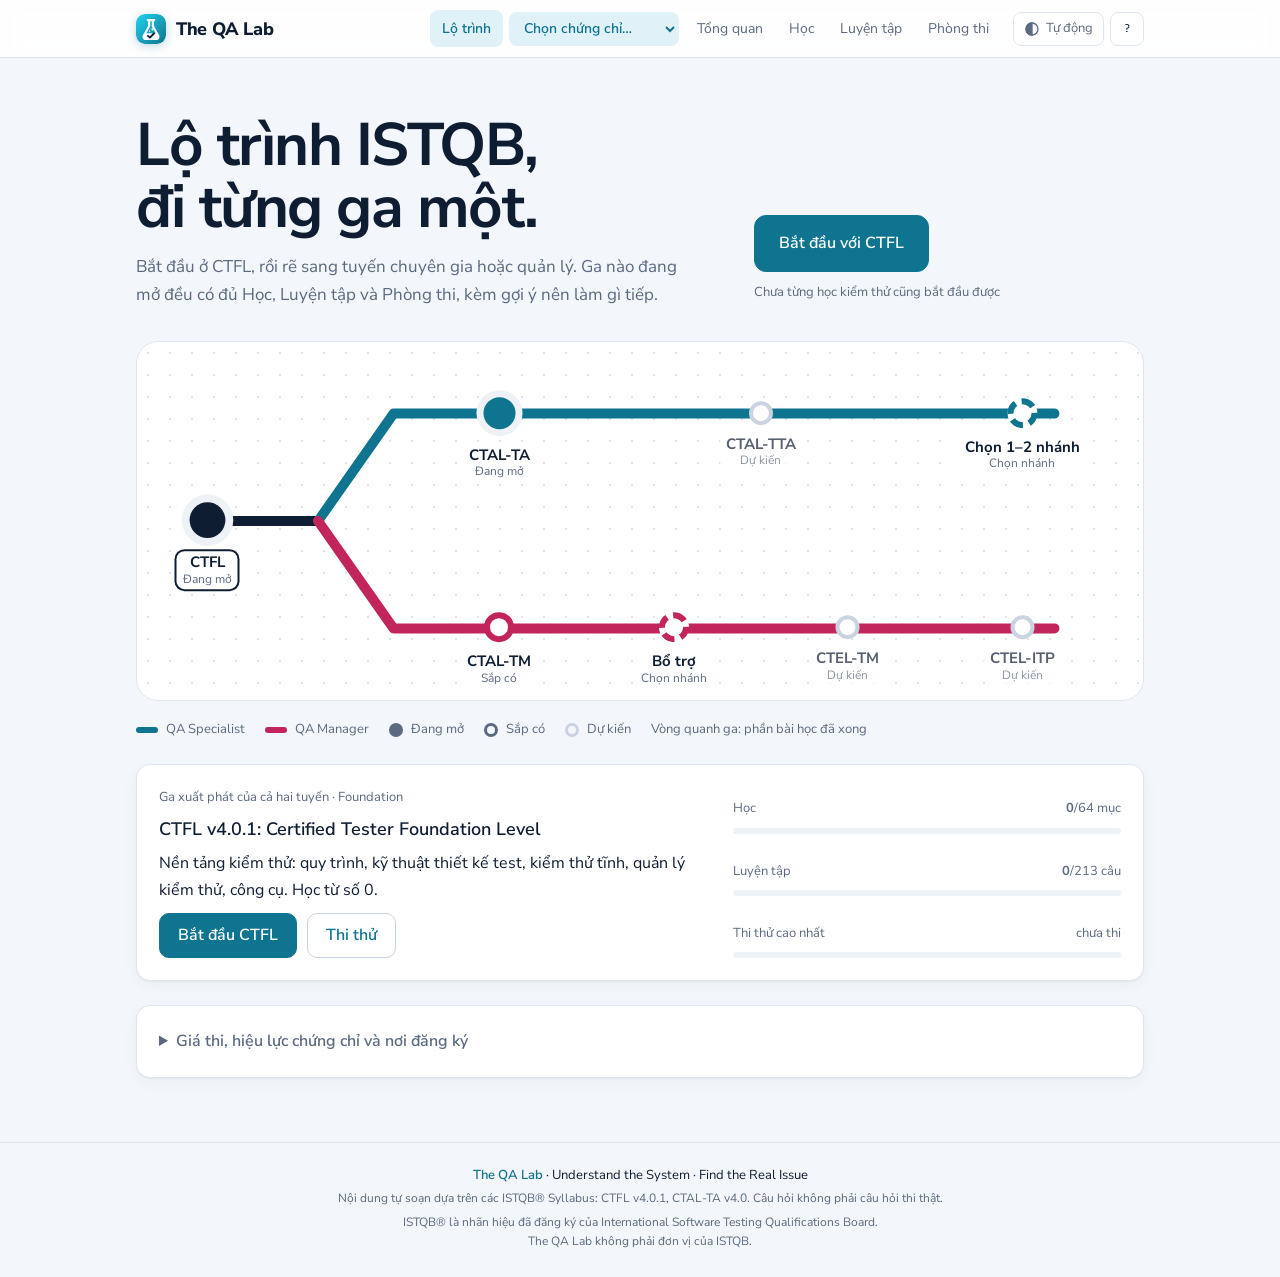
<file: index.html>
<!DOCTYPE html>
<html lang="vi">
<head>
<meta charset="utf-8">
<meta name="viewport" content="width=device-width, initial-scale=1">
<title>The QA Lab</title>
<meta name="description" content="The QA Lab: học, luyện tập và thi thử ISTQB bằng tiếng Việt theo lộ trình. CTFL v4.0.1 và CTAL-TA v4.0: bài học có ví dụ thực tế, câu hỏi song ngữ, phòng thi như thật, gợi ý bước tiếp theo.">
<meta name="theme-color" content="#0b1a33" media="(prefers-color-scheme: dark)">
<meta name="theme-color" content="#f3f6fa" media="(prefers-color-scheme: light)">
<script>window.__hostTheme=document.documentElement.getAttribute("data-theme");try{var t=JSON.parse(localStorage.getItem("qalab_theme"));if(t==="light"||t==="dark")document.documentElement.setAttribute("data-theme",t)}catch(e){}</script>
<link rel="icon" href="data:image/svg+xml,%3Csvg xmlns='http://www.w3.org/2000/svg' viewBox='0 0 64 64'%3E%3Cdefs%3E%3ClinearGradient id='g' x1='0' y1='0' x2='1' y2='1'%3E%3Cstop offset='0' stop-color='%2322d3ee'/%3E%3Cstop offset='1' stop-color='%230e7490'/%3E%3C/linearGradient%3E%3C/defs%3E%3Crect width='64' height='64' rx='17' fill='url(%23g)'/%3E%3Cpath d='M25 13h14M28 13v13L16.5 46.5A4.5 4.5 0 0 0 20.4 53h23.2a4.5 4.5 0 0 0 3.9-6.5L36 26V13' fill='none' stroke='%23fff' stroke-width='4.6' stroke-linecap='round' stroke-linejoin='round'/%3E%3Cpath d='M19.6 41h24.8l3.1 5.5A4.5 4.5 0 0 1 43.6 53H20.4a4.5 4.5 0 0 1-3.9-6.5z' fill='%23fff'/%3E%3Cpath d='M25.5 46.6l4.2 3.8 8.6-8.8' fill='none' stroke='%230b1a33' stroke-width='4' stroke-linecap='round' stroke-linejoin='round'/%3E%3C/svg%3E">
<link rel="preconnect" href="https://fonts.googleapis.com">
<link rel="preconnect" href="https://fonts.gstatic.com" crossorigin>
<link href="https://fonts.googleapis.com/css2?family=Nunito+Sans:opsz,wght@6..12,400;6..12,600;6..12,700;6..12,800&family=JetBrains+Mono:wght@400;500&display=swap" rel="stylesheet">
<link rel="stylesheet" href="assets/style.css?v=8">
</head>
<body>
<header class="top" id="top">
  <div class="top-in">
    <a class="brand" href="#home" aria-label="The QA Lab – lộ trình">
      <svg class="mark" aria-hidden="true" width="30" height="30" viewBox="0 0 64 64"><defs><linearGradient id="qlg" x1="0" y1="0" x2="1" y2="1"><stop offset="0" stop-color="#22d3ee"/><stop offset="1" stop-color="#0e7490"/></linearGradient></defs><rect width="64" height="64" rx="17" fill="url(#qlg)"/><path d="M25 13h14M28 13v13L16.5 46.5A4.5 4.5 0 0 0 20.4 53h23.2a4.5 4.5 0 0 0 3.9-6.5L36 26V13" fill="none" stroke="#fff" stroke-width="4.6" stroke-linecap="round" stroke-linejoin="round"/><path d="M19.6 41h24.8l3.1 5.5A4.5 4.5 0 0 1 43.6 53H20.4a4.5 4.5 0 0 1-3.9-6.5z" fill="#fff"/><path d="M25.5 46.6l4.2 3.8 8.6-8.8" fill="none" stroke="#0b1a33" stroke-width="4" stroke-linecap="round" stroke-linejoin="round"/><circle class="bub b1" cx="35" cy="33" r="2.4" fill="#fff"/><circle class="bub b2" cx="29" cy="37" r="1.6" fill="#fff"/></svg>
      <span class="wm">The QA Lab</span>
    </a>
    <nav id="nav" aria-label="Điều hướng chính">
      <a href="#home" data-v="home">Lộ trình</a>
      <label class="hidden" for="certSel">Chứng chỉ đang học</label>
      <select id="certSel" class="navsel" aria-label="Chứng chỉ đang học"></select>
      <a href="#ctfl/overview" data-v="overview">Tổng quan</a>
      <a href="#ctfl/learn" data-v="learn">Học</a>
      <a href="#ctfl/practice" data-v="practice">Luyện tập</a>
      <a href="#ctfl/exam" data-v="exam">Phòng thi</a>
    </nav>
    <div class="tools">
      <button class="iconbtn" id="theme" type="button"></button>
      <button class="iconbtn" id="kbd" type="button" aria-label="Xem phím tắt" title="Phím tắt (?)"><kbd style="border:0;background:none;padding:0">?</kbd></button>
    </div>
  </div>
</header>
<main id="app"></main>
<footer class="foot" id="foot">
  <p class="foot-brand"><b>The QA Lab</b> · Understand the System · Find the Real Issue</p>
  <p>Nội dung tự soạn dựa trên các ISTQB® Syllabus: CTFL v4.0.1, CTAL-TA v4.0. Câu hỏi không phải câu hỏi thi thật.</p>
  <p>ISTQB® là nhãn hiệu đã đăng ký của International Software Testing Qualifications Board.<br>The QA Lab không phải đơn vị của ISTQB.</p>
</footer>
<script src="data/roadmap.js?v=8"></script>
<script src="data/certs.js?v=8"></script>
<script src="assets/app.js?v=8"></script>
</body>
</html>
</file>
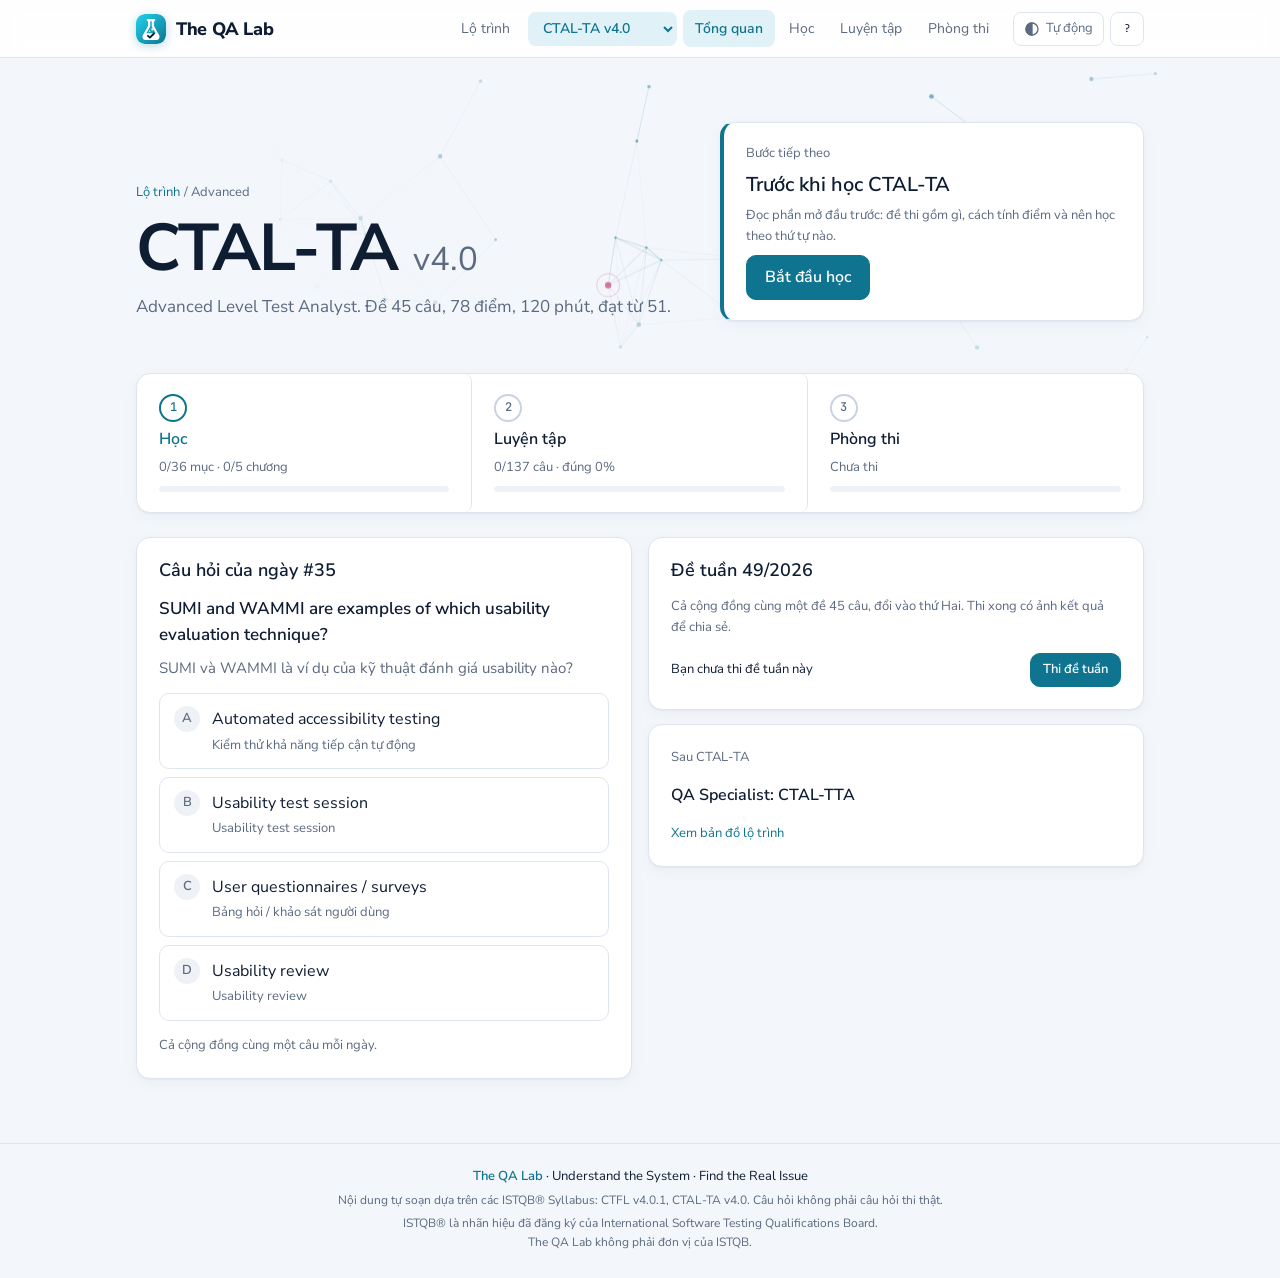
<file: ta.html>
<!DOCTYPE html>
<html lang="vi"><head><meta charset="utf-8"><title>The QA Lab · CTAL-TA</title>
<meta http-equiv="refresh" content="0; url=/#ctal-ta/overview">
<script>location.replace('/#ctal-ta/' + ((location.hash.slice(1).split('/')[0]) || 'overview').replace(/^home$/, 'overview'));</script>
</head><body><p>Trang CTAL-TA đã chuyển vào <a href="/#ctal-ta/overview">The QA Lab</a>.</p></body></html>
</file>
<file: assets/style.css>
/* The QA Lab – giao diện sáng/tối (tự động theo hệ thống). Layout: thanh trên cố định, một cột nội dung tối đa 1040px. */
:root{
  --bg:#f3f6fa; --surface:#ffffff; --surface-2:#eef2f7; --line:#dfe5ee; --line-strong:#c9d3e1;
  --ink:#0f1d33; --muted:#5b6a80; --accent:#0e7490; --accent-ink:#ffffff; --accent-soft:#e0f2f7;
  --pink:#c2255c; --pink-soft:#fde7ef; --good:#15803d; --good-soft:#e3f5e9; --warn:#a15c07; --warn-soft:#fdf1dc; --bad:#c62828; --bad-soft:#fdeaea;
  --header:rgba(255,255,255,.9); --shadow:0 1px 2px rgba(15,29,51,.05),0 4px 16px rgba(15,29,51,.04);
  --font:"Nunito Sans",system-ui,-apple-system,"Segoe UI",Roboto,sans-serif;
  --mono:"JetBrains Mono",ui-monospace,Menlo,Consolas,monospace;
  color-scheme:light;
}
@media (prefers-color-scheme:dark){:root:not([data-theme="light"]){
  --bg:#0b1a33; --surface:#11233f; --surface-2:#172c4d; --line:#22395c; --line-strong:#2f4c76;
  --ink:#eef3fa; --muted:#a3b4cd; --accent:#22d3ee; --accent-ink:#0b1a33; --accent-soft:rgba(34,211,238,.12);
  --pink:#ff6b9c; --pink-soft:rgba(255,107,156,.14); --good:#4ade9b; --good-soft:rgba(74,222,155,.13); --warn:#f5b84a; --warn-soft:rgba(245,184,74,.13); --bad:#ff7d7d; --bad-soft:rgba(255,125,125,.13);
  --header:rgba(11,26,51,.9); --shadow:none; color-scheme:dark;}}
:root[data-theme="dark"]{
  --bg:#0b1a33; --surface:#11233f; --surface-2:#172c4d; --line:#22395c; --line-strong:#2f4c76;
  --ink:#eef3fa; --muted:#a3b4cd; --accent:#22d3ee; --accent-ink:#0b1a33; --accent-soft:rgba(34,211,238,.12);
  --pink:#ff6b9c; --pink-soft:rgba(255,107,156,.14); --good:#4ade9b; --good-soft:rgba(74,222,155,.13); --warn:#f5b84a; --warn-soft:rgba(245,184,74,.13); --bad:#ff7d7d; --bad-soft:rgba(255,125,125,.13);
  --header:rgba(11,26,51,.9); --shadow:none; color-scheme:dark;}

*{box-sizing:border-box}
html,body{margin:0;background:var(--bg);color:var(--ink)}
body{font:400 16px/1.65 var(--font);min-height:100vh;display:flex;flex-direction:column}
h1,h2,h3{margin:0;line-height:1.2;text-wrap:balance}
p{margin:0}
a{color:var(--accent)}
button,input,select{font:inherit;color:inherit}
button{cursor:pointer}
:focus-visible{outline:2px solid var(--accent);outline-offset:2px}

/* thanh trên */
.top{position:sticky;top:0;z-index:10;background:var(--header);backdrop-filter:blur(10px);border-bottom:1px solid var(--line)}
.top-in{max-width:1040px;margin:0 auto;padding:10px 16px;display:flex;align-items:center;gap:12px;flex-wrap:wrap}
.brand{display:flex;align-items:center;gap:10px;color:var(--accent);text-decoration:none;margin-right:auto}
.brand b{font-family:var(--mono);font-weight:500;letter-spacing:2.5px;font-size:13px}
nav{display:flex;gap:2px;overflow-x:auto}
nav a{color:var(--muted);text-decoration:none;padding:7px 12px;border-radius:8px;font-weight:400;white-space:nowrap;font-size:14px}
nav a:hover{color:var(--ink);background:var(--surface-2)}
nav a[aria-current="page"]{color:var(--accent);background:var(--accent-soft);font-weight:600}
.tools{display:flex;gap:6px}
.iconbtn{display:inline-flex;align-items:center;gap:6px;height:34px;min-width:34px;justify-content:center;padding:0 10px;border:1px solid var(--line);background:var(--surface);color:var(--muted);border-radius:8px;font-size:13px;font-weight:400}
.iconbtn:hover{color:var(--ink);border-color:var(--line-strong)}
.iconbtn svg{width:16px;height:16px}
@media (max-width:640px){.iconbtn .lbl{display:none}}
body.in-room nav, body.in-room .foot{display:none}

main{flex:1;width:100%;max-width:1040px;margin:0 auto;padding:28px 16px 64px;display:flex;flex-direction:column;gap:24px}
.foot{border-top:1px solid var(--line);padding:22px 16px 26px;color:var(--muted);font-size:12px;line-height:1.6;text-align:center;display:flex;flex-direction:column;gap:4px}
.foot p{margin:0;text-wrap:balance}
.foot-brand{font-size:13px;color:var(--ink);margin-bottom:2px}
.foot-brand b{font-weight:600;color:var(--accent)}

/* khối cơ bản */
.card{background:var(--surface);border:1px solid var(--line);border-radius:14px;padding:22px;box-shadow:var(--shadow)}
.stack{display:flex;flex-direction:column;gap:14px}
.row{display:flex;gap:10px;flex-wrap:wrap;align-items:center}
.between{justify-content:space-between}
.grid2{display:grid;grid-template-columns:repeat(auto-fit,minmax(300px,1fr));gap:16px;align-items:start}
.muted{color:var(--muted)}
.small{font-size:13px}
.mono{font-family:var(--mono);font-size:12px}
.eyebrow{font-size:12px;font-weight:600;letter-spacing:.08em;color:var(--accent);text-transform:uppercase}
.h1{font-size:clamp(26px,3.6vw,36px);font-weight:700;letter-spacing:-.3px}
.h2{font-size:18px;font-weight:600}
.lead{font-size:17px;color:var(--muted);max-width:60ch}
.meta{font-size:13px;color:var(--muted)}
.pill{display:inline-flex;align-items:center;padding:2px 10px;border-radius:99px;font-size:12px;font-weight:600;background:var(--accent-soft);color:var(--accent);white-space:nowrap}
.pill.good{background:var(--good-soft);color:var(--good)}.pill.bad{background:var(--bad-soft);color:var(--bad)}.pill.warn{background:var(--warn-soft);color:var(--warn)}.pill.pink{background:var(--pink-soft);color:var(--pink)}.pill.mute{background:var(--surface-2);color:var(--muted)}

.btn{display:inline-flex;align-items:center;justify-content:center;gap:8px;min-height:42px;border:1px solid var(--accent);background:var(--accent);color:var(--accent-ink);padding:8px 18px;border-radius:10px;font-weight:600;text-decoration:none}
.btn:hover{filter:brightness(1.06)}
.btn.ghost{background:transparent;color:var(--accent);border-color:var(--line-strong)}
.btn.ghost:hover{background:var(--accent-soft);border-color:var(--accent)}
.btn.pink{background:var(--pink);border-color:var(--pink);color:#fff}
.btn.sm{min-height:34px;padding:4px 12px;font-size:13px}
.btn:disabled{opacity:.4;cursor:not-allowed;filter:none}
.textlink{background:none;border:0;padding:0;color:var(--accent);font-weight:400;text-decoration:none}
.textlink:hover{text-decoration:underline}
input[type=text],select{background:var(--surface);border:1px solid var(--line-strong);border-radius:10px;padding:8px 12px;min-height:40px}
label.check{display:flex;gap:10px;align-items:flex-start;cursor:pointer}
label.check input{margin-top:4px;accent-color:var(--accent);width:18px;height:18px}
.bar{height:6px;border-radius:99px;background:var(--surface-2);overflow:hidden}
.bar i{display:block;height:100%;background:var(--accent);border-radius:99px}

/* trang chủ */
.hero{display:flex;flex-direction:column;gap:14px}
.stepper{display:grid;grid-template-columns:repeat(3,minmax(0,1fr));gap:0;padding:0;overflow:hidden}
@media (max-width:720px){.stepper{grid-template-columns:1fr}}
.stepper a{display:flex;flex-direction:column;gap:8px;padding:20px 22px;text-decoration:none;color:inherit;border-right:1px solid var(--line)}
.stepper a:last-child{border-right:0}
@media (max-width:720px){.stepper a{border-right:0;border-bottom:1px solid var(--line)}.stepper a:last-child{border-bottom:0}}
.stepper a:hover{background:var(--surface-2)}
.stepper .num{width:28px;height:28px;border-radius:50%;display:inline-flex;align-items:center;justify-content:center;font-family:var(--mono);font-size:12px;font-weight:500;border:2px solid var(--line-strong);color:var(--muted)}
.stepper a.now .num{border-color:var(--accent);color:var(--accent)}
.stepper a.done .num{background:var(--good);border-color:var(--good);color:#fff}
.stepper h3{font-size:16px;font-weight:600}
.stepper a.now h3{color:var(--accent)}

/* học */
.tabs{display:flex;gap:6px;flex-wrap:wrap}
.tabs button{border:1px solid var(--line);background:var(--surface);padding:7px 14px;border-radius:99px;font-weight:400;color:var(--muted);font-size:14px}
.tabs button:hover{color:var(--ink)}
.tabs button[aria-pressed="true"]{border-color:var(--accent);color:var(--accent);background:var(--accent-soft)}
.tabs button .ok{color:var(--good);margin-left:6px}
.callout{padding:14px 16px;border-radius:10px;background:var(--warn-soft)}
.callout.bad{background:var(--pink-soft)}
.callout.good{background:var(--good-soft)}
.callout b{display:block;margin-bottom:4px;font-weight:600}
ul.pts{margin:0;padding-left:20px;display:flex;flex-direction:column;gap:7px;max-width:76ch}

/* câu hỏi */
.stem{font-size:17px;font-weight:600;line-height:1.55;max-width:76ch}
.stem-vi{color:var(--muted);font-size:15px;line-height:1.5;max-width:76ch;margin-top:-6px}
.opts{display:flex;flex-direction:column;gap:8px}
.opt{width:100%;text-align:left;display:flex;gap:12px;align-items:flex-start;padding:12px 14px;border-radius:10px;border:1px solid var(--line);background:var(--surface)}
.opt:hover:not(:disabled){border-color:var(--accent)}
.opt .k{flex:0 0 26px;height:26px;border-radius:50%;display:inline-flex;align-items:center;justify-content:center;font-weight:600;font-size:13px;background:var(--surface-2);color:var(--muted)}
.opt-vi{display:block;color:var(--muted);font-size:13px;margin-top:2px}
.opt.sel{border-color:var(--accent);background:var(--accent-soft)}.opt.sel .k{background:var(--accent);color:var(--accent-ink)}
.opt.ok{border-color:var(--good);background:var(--good-soft)}.opt.ok .k{background:var(--good);color:#fff}
.opt.no{border-color:var(--bad);background:var(--bad-soft)}.opt.no .k{background:var(--bad);color:#fff}
.opt:disabled{cursor:default}
.exp{padding:14px 16px;border-radius:10px;background:var(--surface-2)}
.toolbar{display:flex;gap:10px;flex-wrap:wrap;align-items:center;justify-content:space-between}
.seg{display:inline-flex;background:var(--surface-2);border-radius:10px;padding:3px;gap:2px}
.seg button{border:0;background:transparent;color:var(--muted);padding:5px 10px;border-radius:8px;font-weight:400;font-size:13px}
.seg button[aria-pressed="true"]{font-weight:600;background:var(--surface);color:var(--ink);box-shadow:0 1px 2px rgba(0,0,0,.12)}
.progress{display:flex;align-items:center;gap:12px;font-size:13px;color:var(--muted)}
.progress .bar{flex:1}
.keynote{font-size:12px;color:var(--muted);text-align:center}

/* flashcard */
.flash{min-height:240px;display:flex;flex-direction:column;align-items:center;justify-content:center;text-align:center;gap:10px;cursor:pointer;user-select:none;width:100%}
.flash .en{font-size:26px;font-weight:700}
.flash .vi{font-size:20px;font-weight:600;color:var(--accent)}
.flash .def{max-width:56ch;color:var(--muted)}

/* phòng thi */
.room{display:grid;grid-template-columns:minmax(0,1fr) 270px;gap:16px;align-items:start}
@media (max-width:860px){.room{grid-template-columns:1fr}}
.roombar{display:flex;justify-content:space-between;align-items:center;gap:12px;flex-wrap:wrap}
.timer{font-family:var(--mono);font-size:26px;font-weight:500;font-variant-numeric:tabular-nums}
.timer.low{color:var(--warn)}.timer.crit{color:var(--bad)}
.qgrid{display:grid;grid-template-columns:repeat(8,minmax(0,1fr));gap:6px}
.qgrid button{aspect-ratio:1;min-width:0;border-radius:8px;border:1px solid var(--line);background:var(--surface);font-size:12px;font-family:var(--mono);position:relative;padding:0}
.qgrid button.ans{background:var(--accent-soft);border-color:var(--accent);color:var(--accent)}
.qgrid button.cur{outline:2px solid var(--ink);outline-offset:1px}
.qgrid button.flag::after{content:"";position:absolute;top:3px;right:3px;width:6px;height:6px;border-radius:50%;background:var(--pink)}
.qgrid button.ok{background:var(--good-soft);border-color:var(--good);color:var(--good)}
.qgrid button.no{background:var(--bad-soft);border-color:var(--bad);color:var(--bad)}
.legend{display:flex;gap:12px;flex-wrap:wrap;font-size:12px;color:var(--muted)}
.legend span::before{content:"";display:inline-block;width:10px;height:10px;border-radius:3px;margin-right:6px;vertical-align:-1px;background:var(--surface);border:1px solid var(--line-strong)}
.legend .l-ans::before{background:var(--accent-soft);border-color:var(--accent)}
.legend .l-flag::before{background:var(--pink);border-color:var(--pink);border-radius:50%}
.flagbtn[aria-pressed="true"]{background:var(--pink-soft);border-color:var(--pink);color:var(--pink)}
.banner{padding:10px 14px;border-radius:10px;background:var(--warn-soft);color:var(--warn)}
.choice{display:flex;gap:10px;align-items:flex-start;padding:12px;border:1px solid var(--line);border-radius:10px;cursor:pointer}
.choice:has(input:checked){border-color:var(--accent);background:var(--accent-soft)}
.choice input{accent-color:var(--accent);margin-top:4px}

/* kết quả */
.score{display:flex;align-items:center;gap:22px;flex-wrap:wrap}
.ring{width:124px;height:124px;flex:0 0 124px}
.kv{display:grid;grid-template-columns:auto 1fr;gap:4px 16px;font-size:14px;margin:0}
.kv dt{color:var(--muted)}.kv dd{margin:0;font-weight:600}
table{border-collapse:collapse;width:100%;font-size:14px}
th,td{text-align:left;padding:9px 8px;border-bottom:1px solid var(--line);vertical-align:top}
tr:last-child td{border-bottom:0}
th{color:var(--muted);font-weight:600;font-size:13px}
td.num{font-variant-numeric:tabular-nums;white-space:nowrap}
.tablewrap{overflow-x:auto}
details summary{cursor:pointer;color:var(--muted)}

/* lộ trình */
.track{display:flex;flex-direction:column}
.node{display:grid;grid-template-columns:32px minmax(0,1fr);gap:14px;position:relative;padding-bottom:16px}
.node::before{content:"";position:absolute;left:15px;top:32px;bottom:0;width:2px;background:var(--line)}
.node:last-child::before{display:none}
.dot{width:32px;height:32px;border-radius:50%;border:2px solid var(--line-strong);background:var(--surface);display:flex;align-items:center;justify-content:center;font-family:var(--mono);font-size:12px;color:var(--muted)}
.node.open .dot{border-color:var(--good);color:var(--good)}
.node.next .dot{border-color:var(--accent);color:var(--accent)}
.node .card{padding:16px}
.opt-list{display:grid;gap:6px}
.opt-list div{padding:8px 12px;border-radius:8px;background:var(--surface-2)}

/* hộp thoại, phím tắt, thông báo */
.modal{position:fixed;inset:0;background:rgba(5,12,25,.55);display:flex;align-items:center;justify-content:center;padding:16px;z-index:50}
.modal .card{max-width:460px;width:100%;max-height:90vh;overflow:auto}
.modal .card.wide{max-width:560px}
kbd{font-family:var(--mono);font-size:11px;padding:1px 6px;border-radius:5px;border:1px solid var(--line-strong);border-bottom-width:2px;background:var(--surface-2);color:var(--ink);white-space:nowrap}
.keys{display:grid;grid-template-columns:auto 1fr;gap:8px 14px;font-size:14px;align-items:center}
.keys h3{grid-column:1/-1;font-size:12px;font-weight:600;color:var(--accent);letter-spacing:.08em;margin-top:8px}
.toast{position:fixed;left:50%;bottom:24px;transform:translateX(-50%);background:var(--ink);color:var(--bg);padding:10px 16px;border-radius:10px;font-weight:600;z-index:60}
.streak{font-weight:600;color:var(--warn);font-size:13px}
.shareimg{width:100%;max-width:340px;border-radius:12px;border:1px solid var(--line);align-self:center}
.hidden{display:none!important}
@media (prefers-reduced-motion:no-preference){.btn,.opt,nav a,.stepper a{transition:background .15s,border-color .15s,color .15s}}
.qhead{display:flex;gap:8px;flex-wrap:wrap;align-items:center}

b,strong{font-weight:600}
.mono{font-weight:400}

/* ===== v3: chuyển động ===== */
@keyframes rise{from{opacity:0;transform:translateY(14px)}to{opacity:1;transform:none}}
@keyframes fadein{from{opacity:0}to{opacity:1}}
@keyframes grow{from{width:0}}
@keyframes pop{0%{transform:scale(1)}40%{transform:scale(1.025)}100%{transform:scale(1)}}
@keyframes shake{0%,100%{transform:none}20%{transform:translateX(-6px)}40%{transform:translateX(6px)}60%{transform:translateX(-4px)}80%{transform:translateX(3px)}}
@keyframes slidein{from{opacity:0;transform:translateX(18px)}to{opacity:1;transform:none}}
@keyframes ringpulse{0%{box-shadow:0 0 0 0 var(--accent-soft)}70%{box-shadow:0 0 0 10px transparent}100%{box-shadow:0 0 0 0 transparent}}
@keyframes shimmer{0%{background-position:0% 50%}100%{background-position:200% 50%}}
@keyframes modalin{from{opacity:0;transform:translateY(10px) scale(.97)}to{opacity:1;transform:none}}
@keyframes toastin{from{opacity:0;transform:translate(-50%,12px)}to{opacity:1;transform:translate(-50%,0)}}
@keyframes ringdraw{from{stroke-dashoffset:var(--c)}}
@keyframes tick{50%{opacity:.55}}

.hero{position:relative;isolation:isolate;padding:36px 0 28px}
.hero canvas{position:absolute;inset:-28px -16px;width:calc(100% + 32px);height:calc(100% + 56px);z-index:-1;pointer-events:none;-webkit-mask-image:radial-gradient(ellipse 80% 90% at 70% 40%,#000 30%,transparent 75%);mask-image:radial-gradient(ellipse 80% 90% at 70% 40%,#000 30%,transparent 75%)}
.grad{background:linear-gradient(90deg,var(--accent),var(--pink),var(--accent));background-size:200% 100%;-webkit-background-clip:text;background-clip:text;color:transparent}
.btn,.iconbtn,.stepper a,.opt,.choice{transition:transform .15s ease,background .15s,border-color .15s,box-shadow .2s,color .15s}
.btn:hover{transform:translateY(-1px);box-shadow:0 6px 18px -8px var(--accent)}
.btn:active,.opt:active:not(:disabled){transform:scale(.98)}
.opt:hover:not(:disabled){transform:translateX(3px)}
.card.lift{transition:transform .2s ease,box-shadow .2s ease,border-color .2s}
.card.lift:hover{transform:translateY(-2px);border-color:var(--line-strong)}
.flash-wrap{perspective:1200px;width:100%;border:0;background:none;padding:0;cursor:pointer}
.flash-inner{position:relative;min-height:260px;transition:transform .6s cubic-bezier(.2,.7,.2,1);transform-style:preserve-3d}
.flash-wrap.flipped .flash-inner{transform:rotateY(180deg)}
.face{position:absolute;inset:0;backface-visibility:hidden;-webkit-backface-visibility:hidden;display:flex;flex-direction:column;align-items:center;justify-content:center;gap:10px;text-align:center;padding:24px}
.face.back{transform:rotateY(180deg)}
.fx{position:fixed;inset:0;pointer-events:none;z-index:70}

@media (prefers-reduced-motion:no-preference){
  main.enter>*{animation:rise .5s cubic-bezier(.2,.7,.2,1) both}
  main.enter>*:nth-child(2){animation-delay:.06s}main.enter>*:nth-child(3){animation-delay:.12s}main.enter>*:nth-child(4){animation-delay:.18s}main.enter>*:nth-child(5){animation-delay:.24s}main.enter>*:nth-child(n+6){animation-delay:.3s}
  main.enter .bar i{animation:grow 1s .25s cubic-bezier(.2,.7,.2,1) both}
  .grad{animation:shimmer 6s linear infinite}
  .stepper a.now .num{animation:ringpulse 2s infinite}
  .opt.ok.pop{animation:pop .45s ease}
  .opt.no.shake{animation:shake .45s ease}
  .qin{animation:slidein .35s cubic-bezier(.2,.7,.2,1) both}
  .exp.reveal{animation:rise .35s ease both}
  .modal{animation:fadein .2s ease both}.modal .card{animation:modalin .25s cubic-bezier(.2,.7,.2,1) both}
  .toast{animation:toastin .25s ease both}
  .ring .arc{animation:ringdraw 1.2s .2s cubic-bezier(.2,.7,.2,1) both}
  .timer.crit{animation:tick 1s steps(2) infinite}
}

/* ===== v4: bài học chi tiết ===== */
.lesson{display:grid;grid-template-columns:250px minmax(0,1fr);gap:20px;align-items:start}
@media (max-width:860px){.lesson{grid-template-columns:minmax(0,1fr)}}
.toc{position:sticky;top:76px;display:flex;flex-direction:column;gap:4px;padding:12px}
@media (max-width:860px){.toc{position:static;flex-direction:row;overflow-x:auto;padding:8px}}
.toc button{display:flex;gap:10px;align-items:flex-start;text-align:left;border:0;background:transparent;border-radius:10px;padding:9px 10px;color:var(--muted);min-width:0}
@media (max-width:860px){.toc button{flex:0 0 auto;max-width:220px}}
.toc button:hover{background:var(--surface-2);color:var(--ink)}
.toc button[aria-current="true"]{background:var(--accent-soft);color:var(--ink)}
.toc .n{font-family:var(--mono);font-size:12px;flex:0 0 auto;width:30px;color:var(--accent)}
.toc .done .n{color:var(--good)}
.toc .t{font-size:14px;line-height:1.35}
.lesson-body{display:flex;flex-direction:column;gap:18px}
.lesson-body h3.sec{font-size:17px;font-weight:600;margin-top:10px}
.lesson-body p,.lesson-body li{max-width:74ch}
.lesson-body table td:first-child{font-weight:600}
.example{border-radius:12px;padding:16px 18px;background:var(--warn-soft)}
.example b{display:block;color:var(--warn);font-size:12px;letter-spacing:.08em;text-transform:uppercase;margin-bottom:6px}
.cmp{display:grid;grid-template-columns:1fr 1fr;gap:12px}
@media (max-width:620px){.cmp{grid-template-columns:1fr}}
.cmp>div{border:1px solid var(--line);border-top:4px solid var(--accent);border-radius:12px;padding:14px 16px;display:flex;flex-direction:column;gap:6px}
.cmp>div+div{border-top-color:var(--pink)}
.cmp h4{margin:0;font-size:13px;letter-spacing:.06em;text-transform:uppercase;color:var(--muted);font-weight:600}
.cmp .q{font-weight:600}
.cmp ul{margin:0;padding-left:18px;display:flex;flex-direction:column;gap:4px;font-size:14px}
.flowsteps{display:flex;flex-direction:column;gap:0;counter-reset:st}
.flowsteps div{display:grid;grid-template-columns:30px 1fr;gap:12px;padding:8px 0;position:relative}
.flowsteps div::before{counter-increment:st;content:counter(st);width:26px;height:26px;border-radius:50%;background:var(--accent-soft);color:var(--accent);font-size:12px;font-weight:600;display:flex;align-items:center;justify-content:center;font-family:var(--mono)}
.flowsteps div:not(:last-child)::after{content:"";position:absolute;left:12px;top:36px;bottom:-6px;width:2px;background:var(--line)}
.flowsteps b{display:block}
.prin{display:grid;gap:10px}
.prin details{border:1px solid var(--line);border-radius:12px;padding:12px 16px}
.prin summary{color:var(--ink);font-weight:600;display:flex;gap:12px;align-items:baseline;list-style:none}
.prin summary::-webkit-details-marker{display:none}
.prin summary .no{font-family:var(--mono);color:var(--accent);font-weight:500}
.prin .ex{margin-top:8px;padding:10px 12px;border-radius:8px;background:var(--surface-2);font-size:14px}
.terms{display:flex;flex-wrap:wrap;gap:8px}
.terms span{border:1px solid var(--line);border-radius:99px;padding:4px 12px;font-size:13px}
.terms span b{font-weight:600}

/* ---------- v4: tóm tắt, bài tập có lời giải, lab, ôn nhanh ---------- */
.sumbox{border:1px solid var(--accent);border-left-width:4px;border-radius:12px;padding:14px 16px;background:var(--accent-soft)}
.sumbox .sum-h{font-size:12px;font-weight:700;letter-spacing:.08em;text-transform:uppercase;color:var(--accent)}
.sumbox ol{margin:10px 0 0;padding-left:22px;display:flex;flex-direction:column;gap:6px}
.sumbox li::marker{color:var(--accent);font-family:var(--mono);font-size:13px}
details.sumbox{padding:10px 14px}
details.sumbox summary{cursor:pointer;list-style:none}
details.sumbox summary .sum-h{text-transform:none;letter-spacing:0;font-size:15px;font-weight:600}
details.sumbox summary::before{content:"+";display:inline-block;width:18px;color:var(--accent);font-family:var(--mono)}
details.sumbox[open] summary::before{content:"−"}
.sumlist{display:flex;flex-direction:column;gap:8px}

.worked{border:1px dashed var(--line-strong);border-radius:12px;padding:14px 16px;display:flex;flex-direction:column;gap:8px}
.worked h4{margin:0;font-size:16px;font-weight:600}
.worked p{margin:0}
.worked summary{cursor:pointer;color:var(--accent);font-weight:600;font-size:14px}
.wsteps{margin:10px 0 0;padding-left:22px;display:flex;flex-direction:column;gap:6px}
.wans{margin-top:10px;padding:10px 12px;border-radius:8px;background:var(--good-soft)}
.wans b{display:block;color:var(--good);font-size:12px;letter-spacing:.08em;text-transform:uppercase;margin-bottom:2px}

.lab{border:1px solid var(--line);border-radius:14px;padding:16px;background:var(--surface-2);display:flex;flex-direction:column;gap:10px}
.lab-h{display:flex;align-items:center;gap:10px}
.lab-h b{font-weight:600}
.lab>p{margin:0}
.lab-in{display:flex;flex-wrap:wrap;gap:10px}
.lab-f{display:flex;flex-direction:column;gap:4px;font-size:13px;color:var(--muted);min-width:110px;flex:1 1 110px;max-width:180px}
.lab-f.wide{max-width:none;flex-basis:100%}
.lab-f input[type=number],.lab-f textarea{font:inherit;font-size:15px;color:var(--ink);background:var(--surface);border:1px solid var(--line-strong);border-radius:8px;padding:7px 10px;width:100%}
.lab-f textarea{resize:vertical;font-size:14px}
.lab-f input[type=range]{accent-color:var(--accent);width:100%}
.lab-f input:focus,.lab-f textarea:focus{outline:2px solid var(--accent);outline-offset:1px}
.lab-out{display:flex;flex-direction:column;gap:8px;background:var(--surface);border-radius:10px;padding:12px}
.lab-out table{font-size:14px}
.lab-r{display:flex;flex-wrap:wrap;align-items:center;gap:6px;font-size:14px}
.lab-r .big{font-size:20px;color:var(--accent)}
.vchip{display:inline-flex;font-family:var(--mono);font-size:13px;padding:2px 9px;border-radius:7px}
.vchip.ok{background:var(--good-soft);color:var(--good)}
.vchip.no{background:var(--bad-soft);color:var(--bad)}
.good-t{color:var(--good);font-weight:600}.bad-t{color:var(--bad);font-weight:600}
table.dt td,table.dt th{text-align:center;font-family:var(--mono);font-size:13px;padding:6px 8px}
table.dt td:first-child{text-align:left;font-family:inherit;white-space:nowrap}
.rbox{display:flex;flex-wrap:wrap;gap:16px;align-items:flex-start}
.rbox>.stack{flex:1;min-width:200px}
.rgrid{display:grid;grid-template-columns:repeat(5,38px);gap:4px}
.rgrid span{height:38px;border-radius:7px;display:grid;place-items:center;font-family:var(--mono);font-size:12px;opacity:.55;transition:transform .2s,opacity .2s}
.rgrid span.on{opacity:1;transform:scale(1.12);outline:2px solid var(--ink);font-weight:700}
.r-good{background:var(--good-soft);color:var(--good)}.r-mid{background:var(--accent-soft);color:var(--accent)}.r-warn{background:var(--warn-soft);color:var(--warn)}.r-bad{background:var(--bad-soft);color:var(--bad)}

.revbar .tabs{flex-wrap:wrap}
.revgrid{display:grid;grid-template-columns:repeat(auto-fill,minmax(300px,1fr));gap:14px}
.rev{display:flex;flex-direction:column;gap:8px}
.rev h3{margin:0;font-size:18px;font-weight:600}
.rev.focus{outline:2px solid var(--accent);outline-offset:2px}
.revol{margin:0;padding-left:22px;display:flex;flex-direction:column;gap:6px;font-size:15px}
.revol li::marker{color:var(--accent);font-family:var(--mono);font-size:13px}
.revcard{max-width:760px;margin:0 auto;width:100%}
.recall{border:1px dashed var(--line-strong);border-radius:12px;padding:22px;display:flex;flex-direction:column;align-items:flex-start;gap:12px}
.recall p{margin:0}
.btn kbd{background:transparent;border-color:currentColor;color:inherit;opacity:.75}
.print-only{display:none}
@media print{
  header,.foot,.no-print,.tabs,.seg,.toast,#app>.row:first-child{display:none!important}
  .print-only{display:block}
  .print-only h1{font-size:18px;margin:0 0 10px}
  body{background:#fff;color:#000}
  .revgrid{grid-template-columns:1fr 1fr;gap:8px}
  .rev{break-inside:avoid;box-shadow:none;border:1px solid #bbb;padding:10px}
  .rev h3{font-size:14px}.revol{font-size:12px;gap:2px}
}
.lesson-body,.lab,.lab-out,.worked,.sumbox{min-width:0}
.btn.ok-b{color:var(--good);border-color:var(--good);background:var(--good-soft)}
@media (max-width:620px){.revbar .tabs{flex-wrap:nowrap;overflow-x:auto;scrollbar-width:none;max-width:100%}.revbar .tabs button{flex:0 0 auto}}
.btn.link{background:transparent;border-color:transparent;color:var(--accent);padding-left:6px;padding-right:6px}.btn.link:hover{text-decoration:underline}
/* v5: mục lục theo nhóm mục syllabus */
.toc{max-height:calc(100vh - 96px);overflow-y:auto;scrollbar-width:thin}
.toc .n{width:40px}
.toc button{padding:7px 10px}
.toc-g{font-size:11px;font-weight:700;letter-spacing:.06em;text-transform:uppercase;color:var(--muted);padding:12px 10px 4px}
.toc-g:first-of-type{padding-top:6px}
.toc-p{display:flex;flex-direction:column;gap:6px;padding:4px 10px 6px}
@media (max-width:860px){.toc{max-height:none;overflow-y:visible}.toc-g{display:none}.toc-p{flex:0 0 140px;justify-content:center}}
.lab-x{display:flex;flex-direction:column;gap:10px;min-width:0}
.st-now{display:flex;flex-direction:column;gap:2px;background:var(--surface);border-radius:10px;padding:10px 12px}
.st-now b{font-size:20px;color:var(--accent)}
.covrow{display:grid;grid-template-columns:repeat(auto-fit,minmax(150px,1fr));gap:12px;font-size:13px}
.covrow span{display:flex;flex-direction:column;gap:4px}
table.st-t td,table.st-t th{font-size:13px;text-align:center;padding:6px 8px}
table.st-t td:first-child{text-align:left;white-space:nowrap;font-weight:600}
table.st-t td.iv{color:var(--muted)}
table.st-t td.v{color:var(--ink)}
table.st-t td.hit.v{background:var(--good-soft);color:var(--good);font-weight:600}
table.st-t td.hit.iv{background:var(--bad-soft);color:var(--bad);font-weight:600}
table.st-t tr.cur td:first-child{color:var(--accent)}
pre.code{margin:0;background:var(--surface);border:1px solid var(--line);border-radius:10px;padding:10px 0;font-family:var(--mono);font-size:13px;line-height:1.7;overflow-x:auto}
pre.code span{display:block;padding:0 12px;white-space:pre;transition:background .3s}
pre.code i{display:inline-block;width:26px;color:var(--muted);font-style:normal;user-select:none}
pre.code span.ran{background:var(--good-soft)}
pre.code span.now{background:var(--accent-soft);box-shadow:inset 3px 0 0 var(--accent)}
pre.code span.ne{color:var(--muted)}
.carou{display:flex;gap:10px;overflow-x:auto;scroll-snap-type:x mandatory;padding-bottom:6px}
.carou img{flex:0 0 auto;width:min(260px,70vw);aspect-ratio:1080/1350;border-radius:10px;border:1px solid var(--line);scroll-snap-align:start}
.lesson-body code,.rev code,.sumbox code{font-family:var(--mono);font-size:.88em;background:var(--surface-2);padding:1px 5px;border-radius:5px}

/* ---------- v8: nhiều chứng chỉ, bản đồ lộ trình, bước tiếp theo ---------- */
.navsel{min-height:34px;padding:4px 30px 4px 10px;border-radius:8px;font-size:14px;font-weight:600;color:var(--accent);background:var(--accent-soft);border:1px solid transparent;cursor:pointer;margin:0 4px}
.navsel:hover{border-color:var(--accent)}
nav{align-items:center}
.spin{width:16px;height:16px;border-radius:50%;border:2px solid var(--line-strong);border-top-color:var(--accent);animation:spin .8s linear infinite}
@keyframes spin{to{transform:rotate(360deg)}}
.btn.big{padding:14px 24px;font-size:16px;border-radius:12px}

/* Trang Lộ trình */
.mhero{display:grid;grid-template-columns:minmax(0,1.5fr) minmax(0,1fr);gap:32px;align-items:end;padding:28px 0 8px}
.mhero .h1{font-size:clamp(36px,5.4vw,60px);line-height:1.04;letter-spacing:-.025em;font-weight:700}
.mhero .lead{max-width:56ch;margin-top:14px}
.mhero-cta{display:flex;flex-direction:column;align-items:flex-start;gap:10px;padding-bottom:6px}
.metro{position:relative;height:360px;border:1px solid var(--line);border-radius:22px;background-color:var(--surface);background-image:radial-gradient(var(--line) 1.2px,transparent 1.3px);background-size:22px 22px;overflow:hidden}
.metro.v{height:var(--mh)}
.metro svg{position:absolute;inset:0;width:100%;height:100%}
.metro .ln{fill:none;stroke-width:10;stroke-linecap:round;stroke-linejoin:round}
.ln-sp{stroke:var(--accent);--lc:var(--accent)}.ln-mg{stroke:var(--pink);--lc:var(--pink)}.ln-hub{stroke:var(--ink)}
.line-sp{--lc:var(--accent)}.line-mg{--lc:var(--pink)}.line-hub{--lc:var(--ink)}
.stn{position:absolute;transform:translate(-50%,-50%);display:flex;flex-direction:column;align-items:center;gap:8px;background:none;border:0;padding:6px;color:inherit;cursor:pointer;font:inherit;border-radius:14px;margin-top:22px}
.stn .dot{width:30px;height:30px;border-radius:50%;background:var(--surface);border:6px solid var(--lc);display:grid;place-items:center;position:relative;transition:transform .2s}
.stn.open .dot{width:46px;height:46px;border:0;background:conic-gradient(var(--lc) calc(var(--p,0) * 1%),var(--surface-2) 0);color:#fff;font-weight:800;font-size:16px}
.stn.open .dot::before{content:"";position:absolute;inset:7px;border-radius:50%;background:var(--lc);z-index:-0}
.stn.open .dot{isolation:isolate}.stn.open .dot::before{z-index:-1}
.stn.later .dot{width:24px;height:24px;border-width:4px;border-color:var(--line-strong)}
.stn.branch .dot{border-style:dashed}
.stn.later .lbl{opacity:.7}
.stn .lbl{display:flex;flex-direction:column;align-items:center;line-height:1.25;white-space:nowrap;background:var(--surface);padding:2px 6px;border-radius:8px}
.stn .lbl b{font-size:15px;font-weight:700}
.stn .lbl small{font-size:12px;color:var(--muted)}
.stn:hover .dot,.stn.sel .dot{transform:scale(1.12)}
.stn.sel .lbl b{color:var(--lc)}
.stn.sel .lbl{box-shadow:0 0 0 2px var(--lc)}
.stn:focus-visible{outline:2px solid var(--lc);outline-offset:2px}
.stn .you{position:absolute;bottom:calc(100% - 4px);left:50%;transform:translateX(-50%);background:var(--ink);color:var(--bg);font-size:11.5px;font-weight:700;padding:3px 9px;border-radius:99px;white-space:nowrap}
.stn .you::after{content:"";position:absolute;left:50%;top:100%;margin-left:-5px;border:5px solid transparent;border-top-color:var(--ink)}
.metro-key{display:flex;flex-wrap:wrap;gap:8px 20px;align-items:center;margin-top:-6px}
.metro-key span{display:inline-flex;align-items:center;gap:8px}
.metro-key .sw{width:22px;height:6px;border-radius:9px;background:var(--lc)}
.metro-key .k{width:14px;height:14px;border-radius:50%;border:3px solid var(--muted)}
.metro-key .k.open{background:var(--muted)}.metro-key .k.later{border-color:var(--line-strong)}
.stpanel{display:grid;grid-template-columns:minmax(0,1.4fr) minmax(0,1fr);gap:32px;align-items:start}
.stp-main{display:flex;flex-direction:column;gap:10px;align-items:flex-start}
.stp-main p{max-width:62ch}
.stp-prog{display:grid;gap:16px}
.stp-prog>div{display:grid;grid-template-columns:1fr auto;gap:4px 12px;align-items:baseline}
.stp-prog span{color:var(--muted);font-size:13px}
.stp-prog b{font-size:22px;font-weight:700}
.stp-prog b small{font-size:13px;font-weight:400;color:var(--muted)}
.stp-prog .bar{grid-column:1/-1}
.stp-opts{display:grid;gap:10px;font-size:14px}
.notes summary{cursor:pointer;font-weight:600}
.notes[open] summary{margin-bottom:10px}
@keyframes lndraw{to{stroke-dashoffset:0}}
@keyframes stnin{from{opacity:0;transform:translate(-50%,-50%) scale(.6)}}
@keyframes herepulse{0%{box-shadow:0 0 0 0 color-mix(in srgb,var(--lc) 45%,transparent)}100%{box-shadow:0 0 0 16px transparent}}
@media (prefers-reduced-motion:no-preference){
  .metro.draw .ln{stroke-dasharray:1;stroke-dashoffset:1;animation:lndraw 1.1s cubic-bezier(.6,0,.2,1) forwards}
  .metro.draw .ln-sp,.metro.draw .ln-mg{animation-delay:.35s}.metro.draw .ln-hub{animation-duration:.4s}
  .metro.draw .stn{animation:stnin .45s cubic-bezier(.3,1.4,.5,1) backwards}
  .metro.draw .stn.line-sp{animation-delay:.6s}.metro.draw .stn.line-mg{animation-delay:.75s}
  .stn.here .dot{animation:herepulse 1.8s ease-out infinite}
}
@media (max-width:720px){.mhero,.stpanel{grid-template-columns:1fr}.mhero{gap:18px}.stn{margin-top:20px}.stn .lbl b{font-size:14px}}

/* Trang tổng quan của từng chứng chỉ */
.chero{display:grid;grid-template-columns:minmax(0,1.3fr) minmax(0,1fr);gap:32px;align-items:end}
.chero .h1{font-size:clamp(40px,6vw,66px);line-height:1;letter-spacing:-.03em;margin-top:10px}
.chero .ver{font-weight:400;color:var(--muted);font-size:.5em;letter-spacing:0}
.chero .lead{margin-top:12px}
.chero .nextstep{background:var(--surface);border:1px solid var(--line);border-left:4px solid var(--accent);border-radius:14px;padding:20px 22px;display:flex;flex-direction:column;gap:8px;align-items:flex-start;box-shadow:var(--shadow)}
.nextstep{border-left:4px solid var(--accent)}
.nextstep .h2{font-size:20px}
.aftercard{text-decoration:none;color:inherit}
.nextch{margin-top:6px}
.path3 a{white-space:normal}
@media (max-width:720px){.chero{grid-template-columns:1fr;gap:18px}}

/* Logo v8 */
.brand{display:inline-flex;align-items:center;gap:10px;text-decoration:none;color:var(--ink)}
.brand .mark{flex:none;border-radius:9px;box-shadow:0 2px 10px rgba(14,116,144,.28);transition:transform .25s}
.brand:hover .mark{transform:rotate(-8deg)}
.brand .wm{font-size:18px;font-weight:800;letter-spacing:-.02em;line-height:1;white-space:nowrap;font-family:var(--font)}
@media (max-width:420px){.brand .wm{font-size:16px}}

/* ---------- v8: chuyển động (tắt khi người dùng chọn giảm chuyển động) ---------- */
@property --p{syntax:"<number>";inherits:false;initial-value:0}
.metro .train{fill:none;stroke:#fff;stroke-width:4;stroke-linecap:round;stroke-dasharray:0 1;opacity:0}
.mhero .h1 .w{display:inline-block}
.stpanel{transition:box-shadow .3s}
@keyframes ringfill{from{--p:0}}
@keyframes trainrun{0%{stroke-dashoffset:1;opacity:0}6%{opacity:.95}94%{opacity:.95}100%{stroke-dashoffset:0;opacity:0}}
@keyframes wordrise{from{opacity:0;transform:translateY(.45em);filter:blur(4px)}}
@keyframes swapin{from{opacity:0;transform:translateY(8px)}}
@keyframes stntap{0%{transform:scale(1.12)}40%{transform:scale(1.32)}100%{transform:scale(1.12)}}
@keyframes bubble{0%{transform:translateY(0);opacity:0}20%{opacity:1}100%{transform:translateY(-15px);opacity:0}}
@keyframes sweep{from{transform:translateX(-120%)}to{transform:translateX(320%)}}
@keyframes nudge{0%,100%{transform:translateX(0)}50%{transform:translateX(4px)}}
@media (prefers-reduced-motion:no-preference){
  .stn.open .dot{animation:ringfill 1.4s cubic-bezier(.3,0,.2,1) 1s both}
  .metro.draw .stn.open .dot{animation-delay:1.3s}
  .metro .train{stroke-dasharray:.035 .965;animation:trainrun 6.5s linear 1.6s infinite}
  .metro .tr-mg{animation-duration:8s;animation-delay:2.6s}
  .mhero .h1.reveal .w{animation:wordrise .7s cubic-bezier(.2,.8,.2,1) both;animation-delay:calc(var(--i) * 70ms)}
  .mhero.reveal-done .h1 .w{animation:none}
  .mhero-cta{animation:swapin .6s .55s both}
  .stpanel.swap>*{animation:swapin .35s cubic-bezier(.2,.8,.2,1) both}
  .stpanel.swap>*+*{animation-delay:.06s}
  .stn.tap .dot{animation:stntap .35s ease-out}
  .stn:hover .lbl{transform:translateY(2px)}
  .stn .lbl{transition:transform .2s,box-shadow .2s}
  .brand .mark .bub{transform-box:fill-box;transform-origin:center;animation:bubble 3.2s ease-in infinite}
  .brand .mark .b2{animation-delay:1.6s;animation-duration:2.8s}
  .chero .nextstep{position:relative;overflow:hidden}
  .chero .nextstep::after{content:"";position:absolute;top:0;bottom:0;left:0;width:40%;background:linear-gradient(90deg,transparent,color-mix(in srgb,var(--accent) 14%,transparent),transparent);transform:translateX(-120%);animation:sweep 1.6s .5s ease-in-out 1;pointer-events:none}
  .chero .nextstep .btn{animation:nudge 1.6s 2.2s ease-in-out 2}
}
</file>
